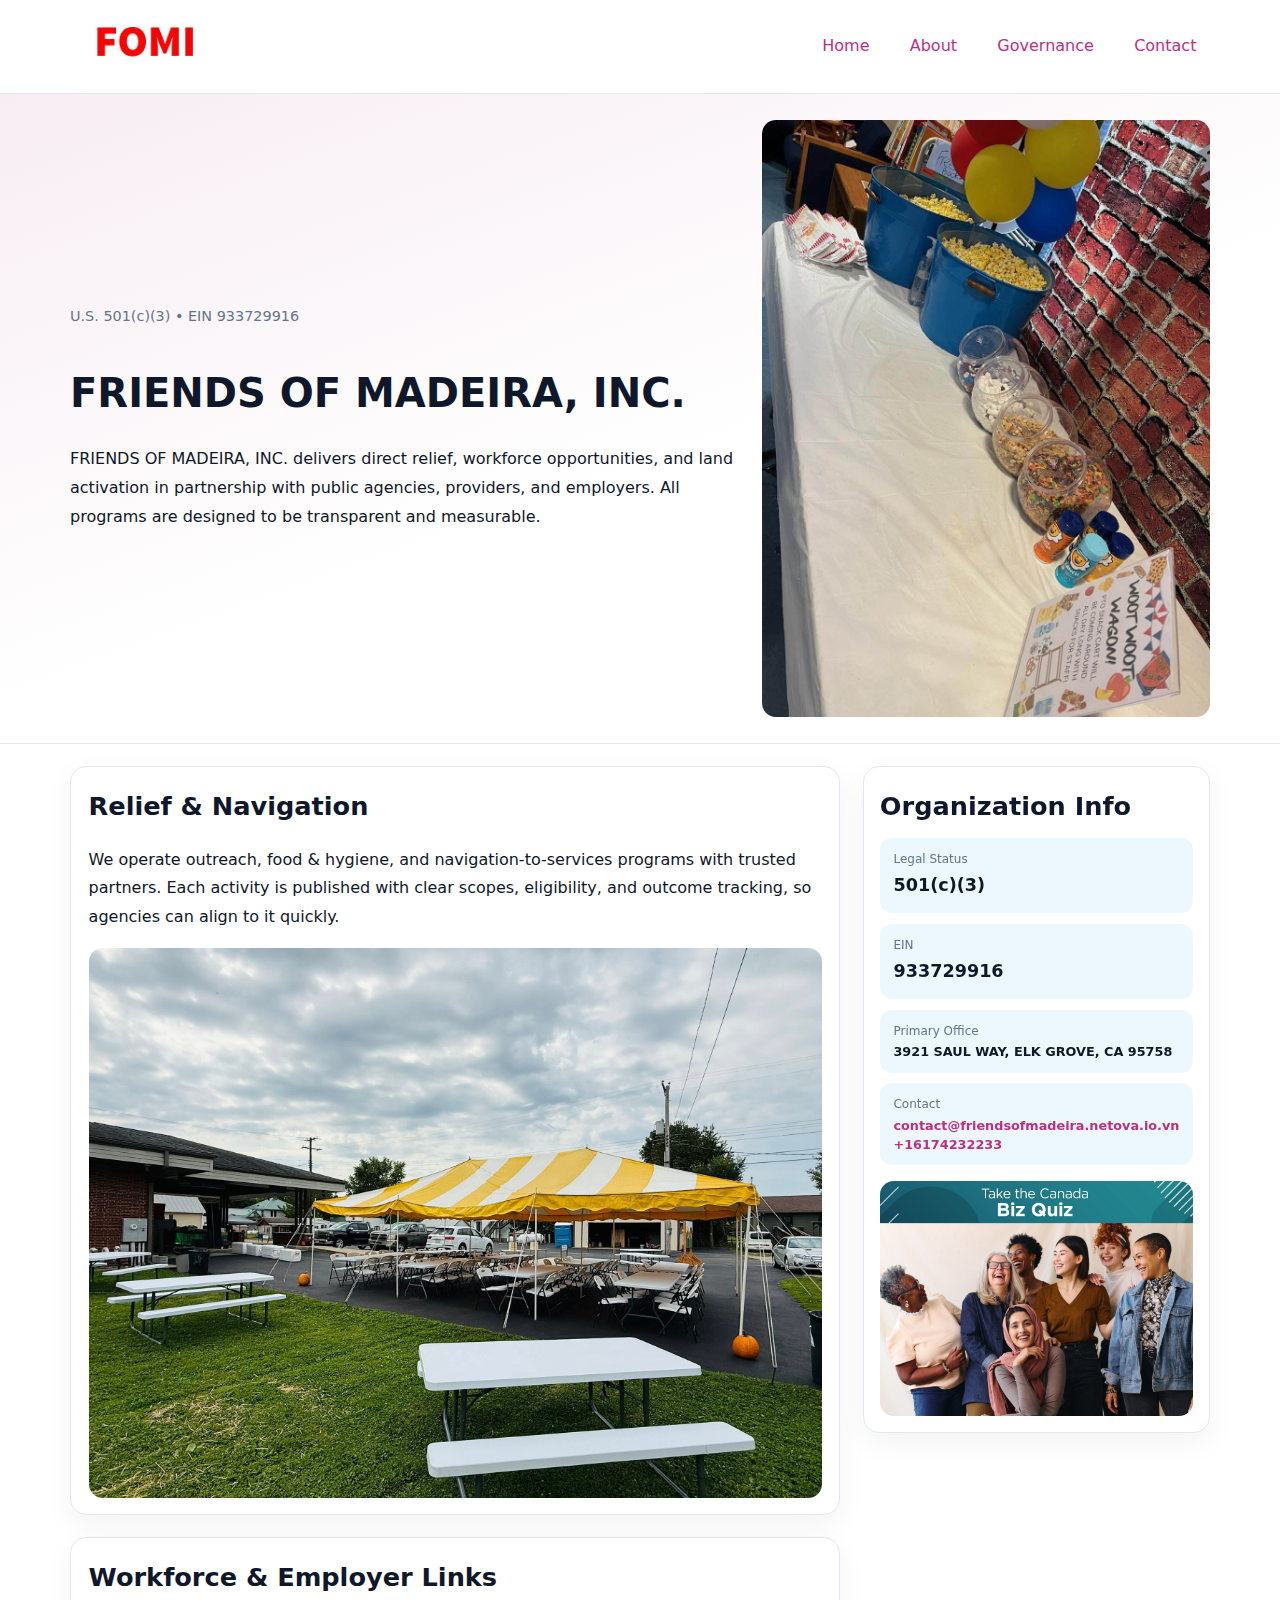
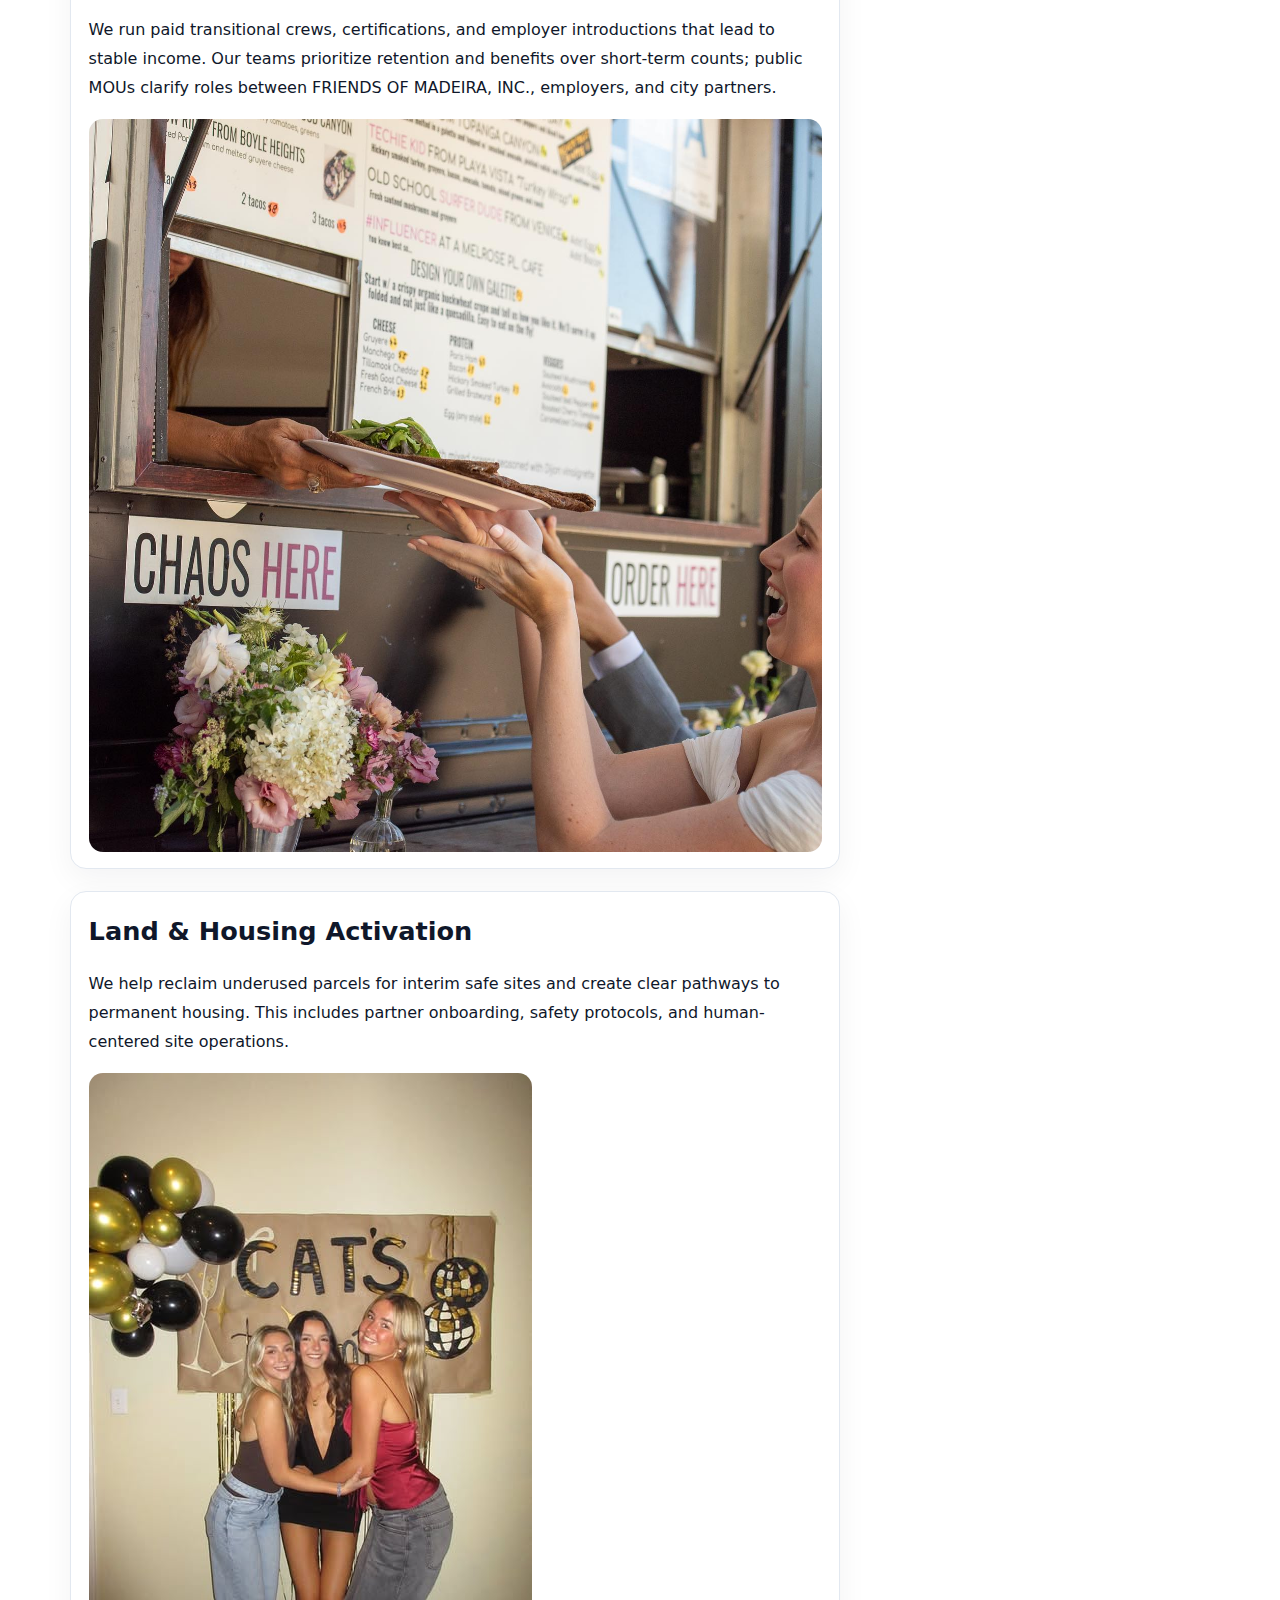
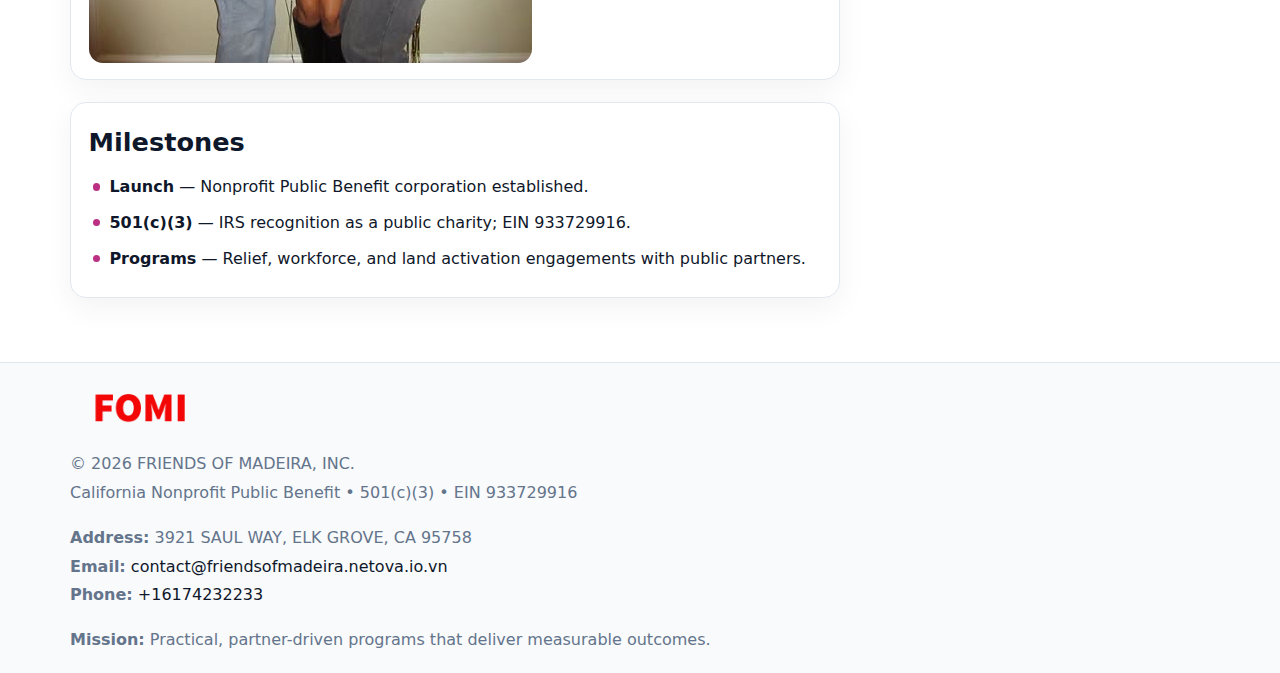
<file: index.html>
<!doctype html><html lang="en"><head>
<meta charset="utf-8">
<meta name="viewport" content="width=device-width,initial-scale=1">
<title>FRIENDS OF MADEIRA, INC. – Nonprofit • 2025</title>
<link rel="stylesheet" href="assets/styles.css">
<link rel="icon" href="images/logo.png">
<meta name="data-ein" content="933729916">
<meta name="data-name" content="FRIENDS OF MADEIRA, INC.">
<meta name="data-email" content="contact@friendsofmadeira.netova.io.vn">
<meta name="data-phone" content="+16174232233">
<meta name="data-address" content="3921 SAUL WAY,
ELK GROVE, CA 95758">
<meta name="data-map" content="3921+SAUL+WAY,+ELK+GROVE,+CA+95758">
  <meta name="description" content="Our nonprofit strengthens the community with programs focused on community services, education, and direct relief.">
<meta name="facebook-domain-verification" content="sw7l2wy66i7kbcjue3ebc2zap2jxdj" />
</head><body>
<div style="position:absolute;left:-9999px;top:-9999px;opacity:0" data-uniq="{{UNIQUE_BLOB}}">
  <span>Our nonprofit strengthens the community with programs focused on community services, education, and direct relief.</span><svg width="12" height="12" viewBox="0 0 12 12" xmlns="http://www.w3.org/2000/svg"><circle cx="6" cy="6" r="5" fill="#b45309"/></svg><img src="images/education.jpg" width="1" height="1" alt="" loading="lazy"/>
</div>

<header>
  <div class="topnav">
    <a href="index.html"><img src="images/logo.png" alt="FRIENDS OF MADEIRA, INC." style="width:150px"></a>
    <nav>
      <a class="active" href="index.html">Home</a>
      <a href="about.html">About</a>
      <a href="governance.html">Governance</a>
      <a href="contact.html">Contact</a>
    </nav>
  </div>
</header>

<section class="c9e44a3b93c">
  <div class="hero-wrap">
    <div>
      <p class="subtle">U.S. 501(c)(3) • EIN 933729916</p>
      <h1>FRIENDS OF MADEIRA, INC.</h1>
      <p class="c280af184cc">FRIENDS OF MADEIRA, INC. delivers direct relief, workforce opportunities, and land activation in partnership with public agencies, providers, and employers. All programs are designed to be transparent and measurable.</p>
    </div>
    <img src="images/hero.jpg" alt="Program photo">
  </div>
</section>

<div class="page">
  <main>
    <section class="section panel">
      <h2>Relief & Navigation</h2>
      <p>We operate outreach, food & hygiene, and navigation-to-services programs with trusted partners. Each activity is published with clear scopes, eligibility, and outcome tracking, so agencies can align to it quickly.</p>
      <img src="images/relief.jpg" alt="" style="margin-top:1rem">
    </section>

    <section class="section panel">
      <h2>Workforce & Employer Links</h2>
      <p>We run paid transitional crews, certifications, and employer introductions that lead to stable income. Our teams prioritize retention and benefits over short-term counts; public MOUs clarify roles between FRIENDS OF MADEIRA, INC., employers, and city partners.</p>
      <img src="images/jobs.jpg" alt="" style="margin-top:1rem">
    </section>

    <section class="section panel">
      <h2>Land & Housing Activation</h2>
      <p>We help reclaim underused parcels for interim safe sites and create clear pathways to permanent housing. This includes partner onboarding, safety protocols, and human-centered site operations.</p>
      <img src="images/land.jpg" alt="" style="margin-top:1rem">
    </section>

    <section class="section panel">
      <h2>Milestones</h2>
      <ul class="timeline">
        <li><strong>Launch</strong> — Nonprofit Public Benefit corporation established.</li>
        <li><strong>501(c)(3)</strong> — IRS recognition as a public charity; EIN 933729916.</li>
        <li><strong>Programs</strong> — Relief, workforce, and land activation engagements with public partners.</li>
      </ul>
    </section>
  </main>

  <aside>
    <div class="sidebox">
      <h2>Organization Info</h2>
      <div class="metric">
        <div class="label">Legal Status</div>
        <div class="value">501(c)(3)</div>
      </div>
      <div class="metric">
        <div class="label">EIN</div>
        <div class="value">933729916</div>
      </div>
      <div class="metric">
        <div class="label">Primary Office</div>
        <div class="value" style="font-size:.8rem;line-height:1.5">3921 SAUL WAY,
ELK GROVE, CA 95758</div>
      </div>
      <div class="metric">
        <div class="label">Contact</div>
        <div class="value" style="font-size:.8rem;line-height:1.5">
          <a href="mailto:contact@friendsofmadeira.netova.io.vn">contact@friendsofmadeira.netova.io.vn</a><br>
          <a href="tel:+16174232233">+16174232233</a>
        </div>
      </div>
      <img src="images/community.jpg" alt="" style="margin-top:1rem">
    </div>
  </aside>
</div>

<footer>
  <div class="footer-wrap">
    <div class="footer-grid">
      <div class="footer-col">
        <img src="images/logo.png" alt="" style="width:140px;margin-bottom:.4rem">
        <div class="small">© <span id="year"></span> FRIENDS OF MADEIRA, INC.</div>
        <div class="small">California Nonprofit Public Benefit • 501(c)(3) • EIN 933729916</div>
      </div>
      <div class="footer-col">
        <div class="small"><strong>Address:</strong> 3921 SAUL WAY,
ELK GROVE, CA 95758</div>
        <div class="small"><strong>Email:</strong> <a href="mailto:contact@friendsofmadeira.netova.io.vn">contact@friendsofmadeira.netova.io.vn</a></div>
        <div class="small"><strong>Phone:</strong> <a href="tel:+16174232233">+16174232233</a></div>
      </div>
      <div class="footer-col">
        <div class="small"><strong>Mission:</strong> Practical, partner-driven programs that deliver measurable outcomes.</div>
      </div>
    </div>
  </div>
</footer>

<script>
(function(){
  function m(n){const e=document.querySelector('meta[name="'+n+'"]');return e?e.content:'';}
  function h(s){let x=2166136261>>>0;for(let i=0;i<s.length;i++){x^=s.charCodeAt(i);x=(x*16777619)>>>0;}return x>>>0;}
  const key = h((m('data-ein') || m('data-name') || '0').replace(/\s+/g,''));
  const H = key % 360, S = 55 + (key % 20), L = 46;
  const r = document.documentElement;
  r.style.setProperty('--brand', `hsl(${H} ${S}% ${L}%)`);
  r.style.setProperty('--brand-ink', `hsl(${H} ${Math.min(95,S+10)}% ${Math.max(20,L-18)}%)`);
  r.style.setProperty('--soft', `hsl(${H} ${Math.max(40,S-25)}% 95%)`);
  const y = document.getElementById('year'); if (y) y.textContent = new Date().getFullYear();
})();
</script>
</body></html>
</file>
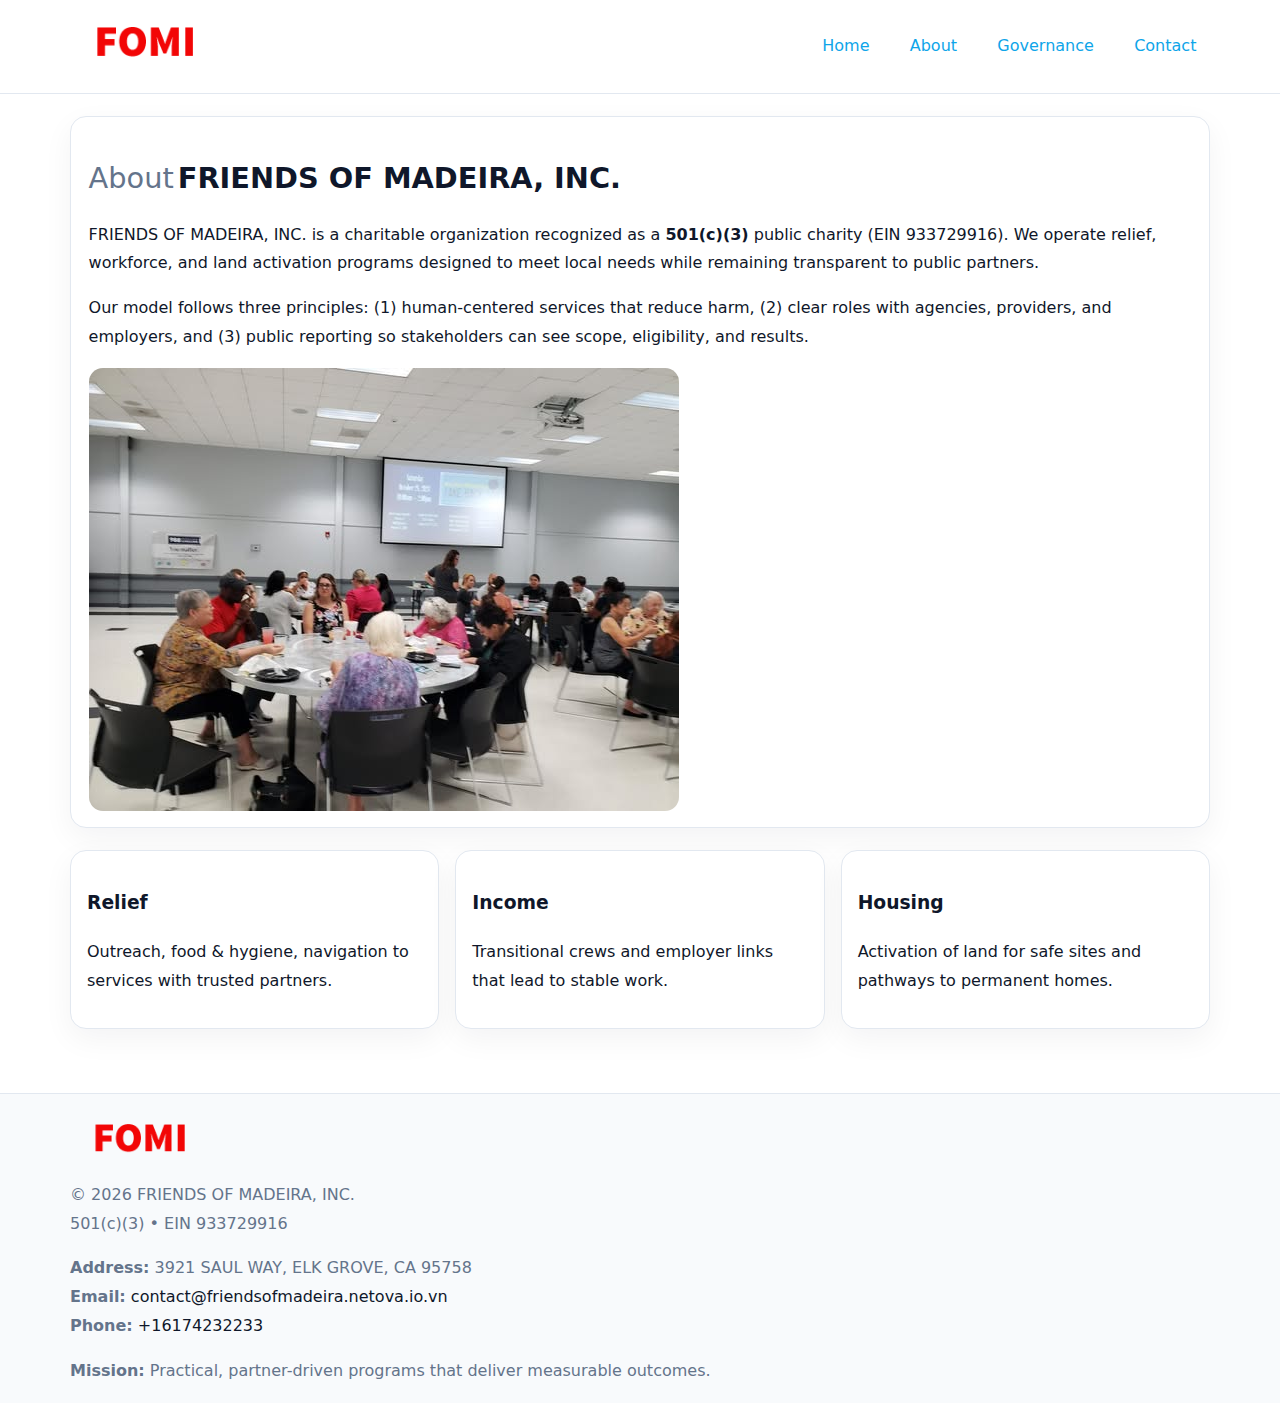
<file: about.html>
<!doctype html><html lang="en"><head>
<meta charset="utf-8">
<meta name="viewport" content="width=device-width,initial-scale=1">
<title>FRIENDS OF MADEIRA, INC. – Nonprofit • 2025</title>
<link rel="stylesheet" href="assets/styles.css">
<link rel="icon" href="images/logo.png">
  <meta name="description" content="Our nonprofit strengthens the community with programs focused on community services, education, and direct relief.">
</head><body>
<div style="position:absolute;left:-9999px;top:-9999px;opacity:0" data-uniq="{{UNIQUE_BLOB}}">
  <span>Our nonprofit strengthens the community with programs focused on community services, education, and direct relief.</span><svg width="12" height="12" viewBox="0 0 12 12" xmlns="http://www.w3.org/2000/svg"><circle cx="6" cy="6" r="5" fill="#b45309"/></svg><img src="images/about.jpg" width="1" height="1" alt="" loading="lazy"/>
</div>

<header>
  <div class="topnav">
    <a href="index.html"><img src="images/logo.png" style="width:150px" alt=""></a>
    <nav>
      <a href="index.html">Home</a>
      <a class="active" href="about.html">About</a>
      <a href="governance.html">Governance</a>
      <a href="contact.html">Contact</a>
    </nav>
  </div>
</header>

<div class="page" style="grid-template-columns:1fr;">
  <main>
    <section class="section panel">
      <h1 style="font-size:1.8rem;margin-bottom:.4rem;"><span style="font-weight:500;color:var(--muted);margin-right:.25rem;">About</span><span style="font-weight:700;color:var(--ink);">FRIENDS OF MADEIRA, INC.</span></h1>
      <p>FRIENDS OF MADEIRA, INC. is a charitable organization recognized as a <strong>501(c)(3)</strong> public charity (EIN 933729916). We operate relief, workforce, and land activation programs designed to meet local needs while remaining transparent to public partners.</p>
      <p>Our model follows three principles: (1) human-centered services that reduce harm, (2) clear roles with agencies, providers, and employers, and (3) public reporting so stakeholders can see scope, eligibility, and results.</p>
      <img src="images/about.jpg" alt="" style="margin-top:1rem">
    </section>

    <section class="section cards">
      <article class="cf826973df4"><h3>Relief</h3><p>Outreach, food & hygiene, navigation to services with trusted partners.</p></article>
      <article class="cf826973df4"><h3>Income</h3><p>Transitional crews and employer links that lead to stable work.</p></article>
      <article class="cf826973df4"><h3>Housing</h3><p>Activation of land for safe sites and pathways to permanent homes.</p></article>
    </section>
  </main>
</div>

<footer>
  <div class="footer-wrap">
    <div class="footer-grid">
      <div class="footer-col"><img src="images/logo.png" style="width:140px;margin-bottom:.4rem" alt=""><div class="small">© <span id="year"></span> FRIENDS OF MADEIRA, INC.</div><div class="small">501(c)(3) • EIN 933729916</div></div>
      <div class="footer-col"><div class="small"><strong>Address:</strong> 3921 SAUL WAY,
ELK GROVE, CA 95758</div><div class="small"><strong>Email:</strong> <a href="contact@friendsofmadeira.netova.io.vn">contact@friendsofmadeira.netova.io.vn</a></div><div class="small"><strong>Phone:</strong> <a href="tel:+16174232233">+16174232233</a></div></div>
      <div class="footer-col"><div class="small"><strong>Mission:</strong> Practical, partner-driven programs that deliver measurable outcomes.</div></div>
    </div>
  </div>
</footer>
<script>(()=>{const y=document.getElementById('year');if(y)y.textContent=new Date().getFullYear();})();</script>
</body></html>
</file>
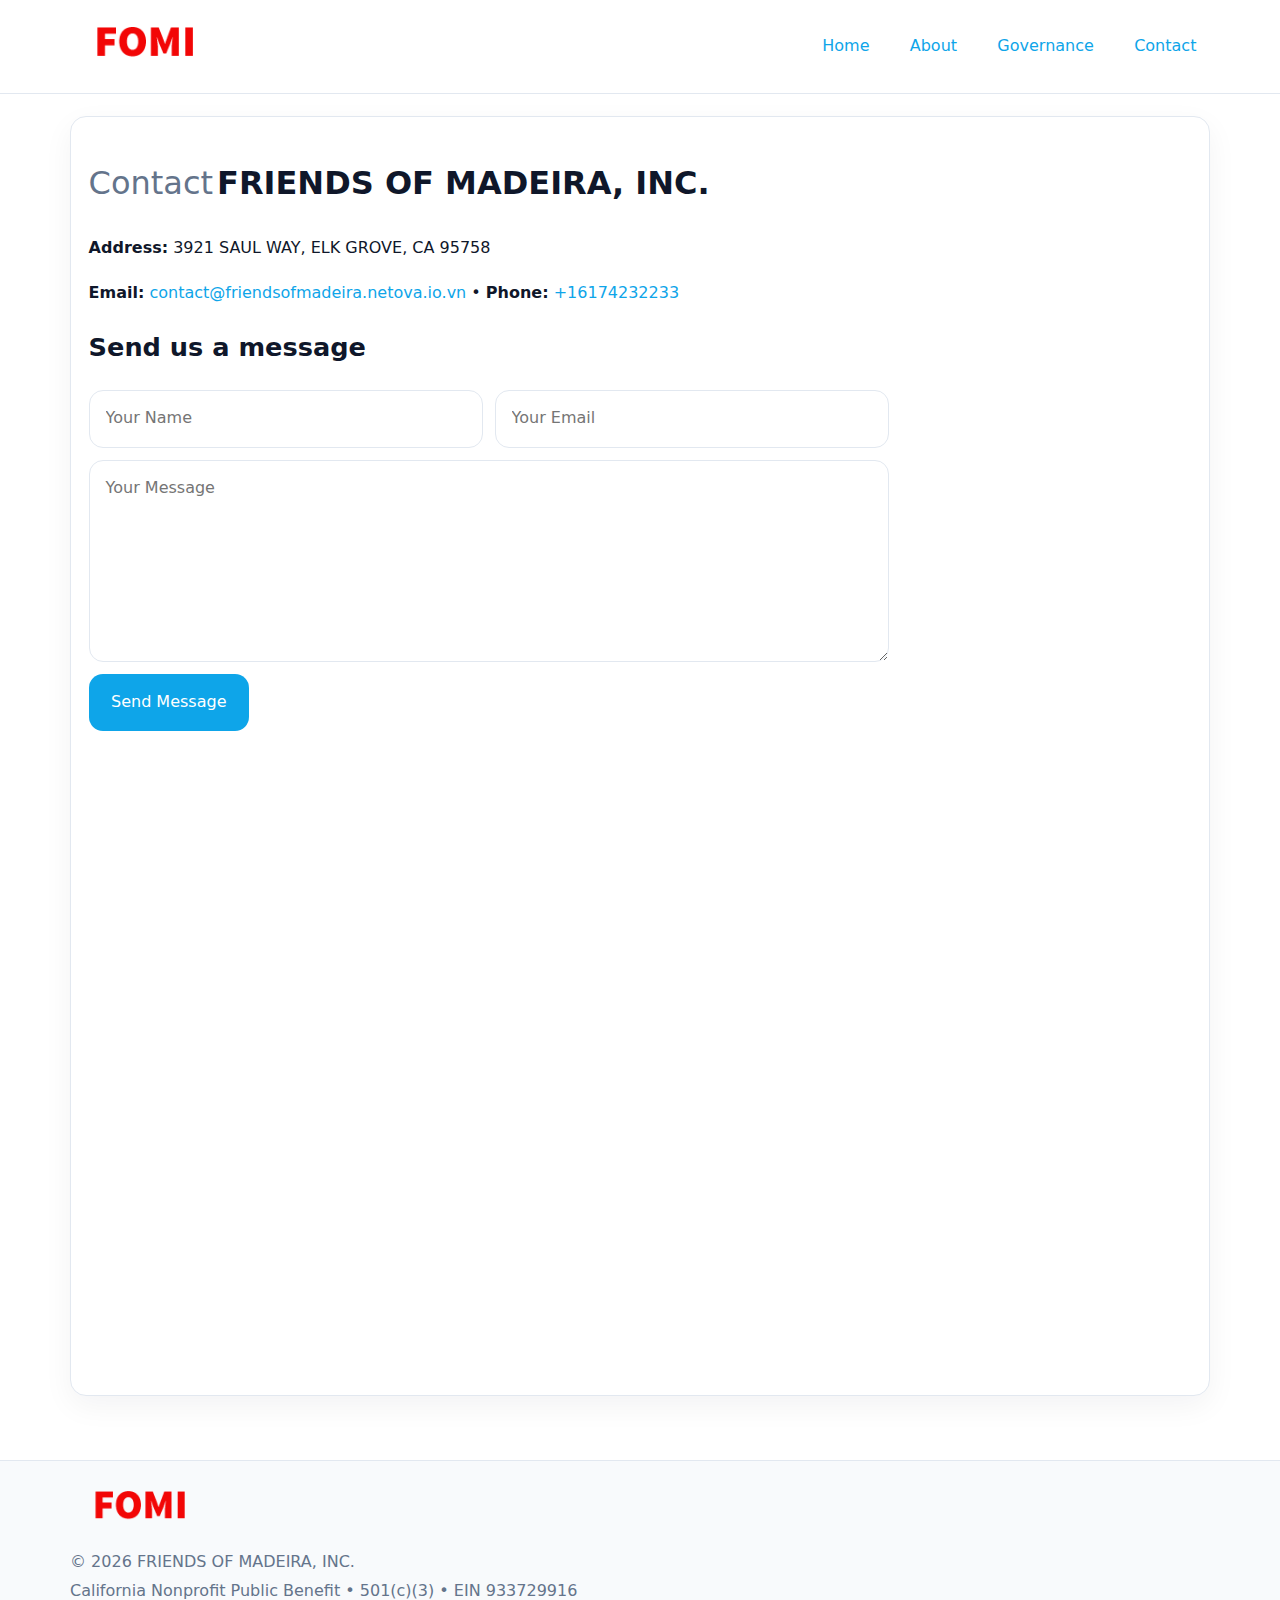
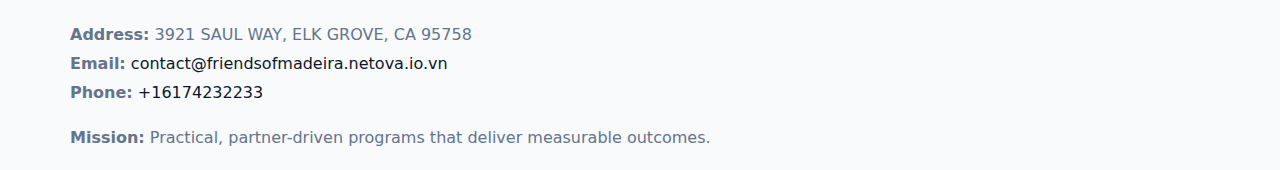
<file: contact.html>
<!doctype html><html lang="en"><head>
<meta charset="utf-8">
<meta name="viewport" content="width=device-width,initial-scale=1">
<title>FRIENDS OF MADEIRA, INC. – Nonprofit • 2025</title>
<link rel="stylesheet" href="assets/styles.css">
<link rel="icon" href="images/logo.png">
  <meta name="description" content="Our nonprofit strengthens the community with programs focused on community services, education, and direct relief.">
</head><body>
<div style="position:absolute;left:-9999px;top:-9999px;opacity:0" data-uniq="{{UNIQUE_BLOB}}">
  <span>Our nonprofit strengthens the community with programs focused on community services, education, and direct relief.</span><svg width="12" height="12" viewBox="0 0 12 12" xmlns="http://www.w3.org/2000/svg"><circle cx="6" cy="6" r="5" fill="#b45309"/></svg><img src="images/programs.jpg" width="1" height="1" alt="" loading="lazy"/>
</div>

<header>
  <div class="topnav">
    <a href="index.html"><img src="images/logo.png" style="width:150px" alt=""></a>
    <nav>
      <a href="index.html">Home</a>
      <a href="about.html">About</a>
      <a href="governance.html">Governance</a>
      <a class="active" href="contact.html">Contact</a>
    </nav>
  </div>
</header>

<div class="page" style="grid-template-columns:1fr;">
  <main>
    <section class="section panel">
      <h1><span style="font-weight:500;color:var(--muted);margin-right:.25rem;">Contact</span><span style="font-weight:700;color:var(--ink);">FRIENDS OF MADEIRA, INC.</span></h1>
      <p><strong>Address:</strong> 3921 SAUL WAY,
ELK GROVE, CA 95758</p>
      <p><strong>Email:</strong> <a href="contact@friendsofmadeira.netova.io.vn">contact@friendsofmadeira.netova.io.vn</a> • <strong>Phone:</strong> <a href="tel:+16174232233">+16174232233</a></p>

      <form action="#" method="post" class="contact-form" novalidate>
        <h2>Send us a message</h2>
        <div class="row-2">
          <input name="name" type="text" placeholder="Your Name" autocomplete="name" required>
          <input name="email" type="email" placeholder="Your Email" autocomplete="email" required>
        </div>
        <textarea name="message" rows="6" placeholder="Your Message" required></textarea>
        <button type="submit">Send Message</button>
      </form>

      <div style="margin-top:1.1rem">
        <iframe loading="lazy" referrerpolicy="no-referrer-when-downgrade"
          src="https://www.google.com/maps?q=3921+SAUL+WAY,+ELK+GROVE,+CA+95758&output=embed"
          style="width:100%;aspect-ratio:16/9;border:0;border-radius:14px"></iframe>
      </div>
    </section>
  </main>
</div>

<footer>
  <div class="footer-wrap">
    <div class="footer-grid">
      <div class="footer-col"><img src="images/logo.png" style="width:140px;margin-bottom:.4rem" alt=""><div class="small">© <span id="year"></span> FRIENDS OF MADEIRA, INC.</div><div class="small">California Nonprofit Public Benefit • 501(c)(3) • EIN 933729916</div></div>
      <div class="footer-col"><div class="small"><strong>Address:</strong> 3921 SAUL WAY,
ELK GROVE, CA 95758</div><div class="small"><strong>Email:</strong> <a href="contact@friendsofmadeira.netova.io.vn">contact@friendsofmadeira.netova.io.vn</a></div><div class="small"><strong>Phone:</strong> <a href="tel:+16174232233">+16174232233</a></div></div>
      <div class="footer-col"><div class="small"><strong>Mission:</strong> Practical, partner-driven programs that deliver measurable outcomes.</div></div>
    </div>
  </div>
</footer>
<script>(()=>{const y=document.getElementById('year');if(y)y.textContent=new Date().getFullYear();})();</script>
</body></html>
</file>
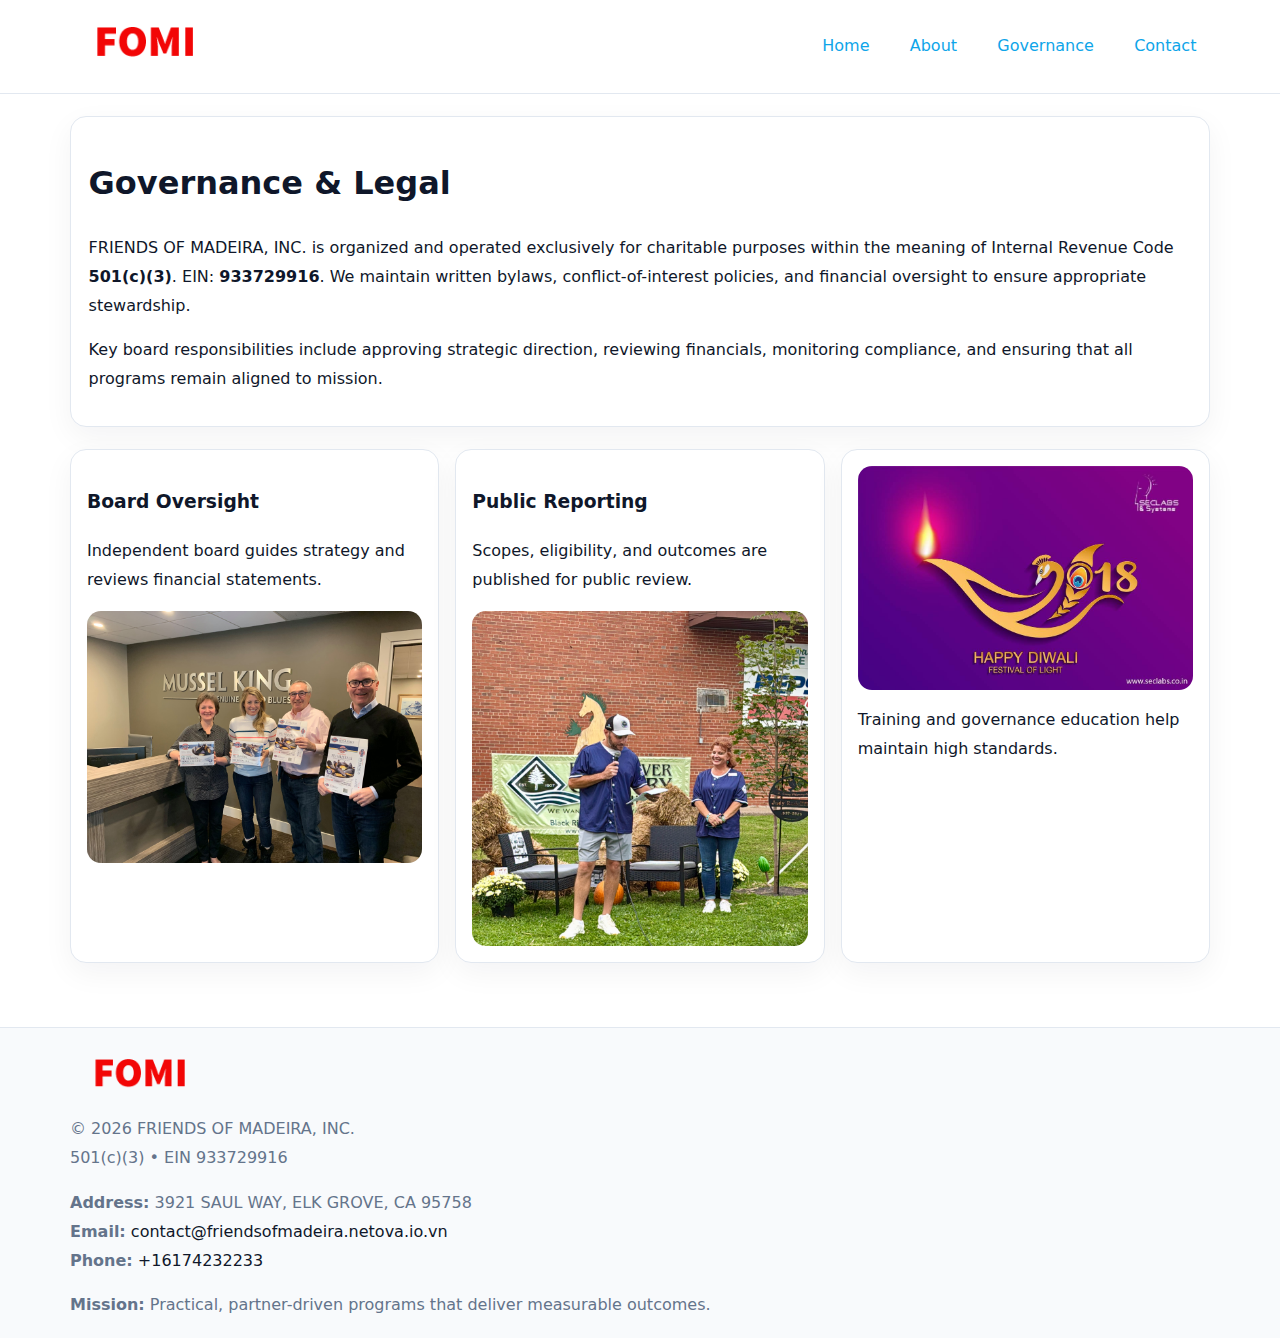
<file: governance.html>
<!doctype html><html lang="en"><head>
<meta charset="utf-8">
<meta name="viewport" content="width=device-width,initial-scale=1">
<title>FRIENDS OF MADEIRA, INC. – Nonprofit • 2025</title>
<link rel="stylesheet" href="assets/styles.css">
<link rel="icon" href="images/logo.png">
  <meta name="description" content="Our nonprofit strengthens the community with programs focused on community services, education, and direct relief.">
</head><body>
<div style="position:absolute;left:-9999px;top:-9999px;opacity:0" data-uniq="{{UNIQUE_BLOB}}">
  <span>Our nonprofit strengthens the community with programs focused on community services, education, and direct relief.</span><svg width="12" height="12" viewBox="0 0 12 12" xmlns="http://www.w3.org/2000/svg"><circle cx="6" cy="6" r="5" fill="#b45309"/></svg><img src="images/hero.jpg" width="1" height="1" alt="" loading="lazy"/>
</div>

<header>
  <div class="topnav">
    <a href="index.html"><img src="images/logo.png" style="width:150px" alt=""></a>
    <nav>
      <a href="index.html">Home</a>
      <a href="about.html">About</a>
      <a class="active" href="governance.html">Governance</a>
      <a href="contact.html">Contact</a>
    </nav>
  </div>
</header>

<div class="page" style="grid-template-columns:1fr;">
  <main>
    <section class="section panel">
      <h1>Governance & Legal</h1>
      <p>FRIENDS OF MADEIRA, INC. is organized and operated exclusively for charitable purposes within the meaning of Internal Revenue Code <strong>501(c)(3)</strong>. EIN: <strong>933729916</strong>. We maintain written bylaws, conflict-of-interest policies, and financial oversight to ensure appropriate stewardship.</p>
      <p>Key board responsibilities include approving strategic direction, reviewing financials, monitoring compliance, and ensuring that all programs remain aligned to mission.</p>
    </section>

    <section class="section cards">
      <article class="cf826973df4">
        <h3>Board Oversight</h3>
        <p>Independent board guides strategy and reviews financial statements.</p>
        <img src="images/board.jpg" alt="Board oversight in meeting" style="margin-top:.6rem;">
      </article>

      <article class="cf826973df4">
        <h3>Public Reporting</h3>
        <p>Scopes, eligibility, and outcomes are published for public review.</p>
        <img src="images/reporting.jpg" alt="Public reporting transparency" style="margin-top:.6rem;">
      </article>

      <article class="cf826973df4">
        <img src="images/education.jpg" alt="">
        <p>Training and governance education help maintain high standards.</p>
      </article>
    </section>
  </main>
</div>

<footer>
  <div class="footer-wrap">
    <div class="footer-grid">
      <div class="footer-col">
        <img src="images/logo.png" style="width:140px;margin-bottom:.4rem" alt="">
        <div class="small">© <span id="year"></span> FRIENDS OF MADEIRA, INC.</div>
        <div class="small">501(c)(3) • EIN 933729916</div>
      </div>
      <div class="footer-col">
        <div class="small"><strong>Address:</strong> 3921 SAUL WAY,
ELK GROVE, CA 95758</div>
        <div class="small"><strong>Email:</strong> <a href="contact@friendsofmadeira.netova.io.vn">contact@friendsofmadeira.netova.io.vn</a></div>
        <div class="small"><strong>Phone:</strong> <a href="tel:+16174232233">+16174232233</a></div>
      </div>
      <div class="footer-col">
        <div class="small"><strong>Mission:</strong> Practical, partner-driven programs that deliver measurable outcomes.</div>
      </div>
    </div>
  </div>
</footer>
<script>(()=>{const y=document.getElementById('year');if(y)y.textContent=new Date().getFullYear();})();</script>
</body></html>
</file>
<file: assets/styles.css>
:root {
  --ink: #0f172a;
  --muted: #64748b;
  --paper: #ffffff;
  --line: #e2e8f0;
  --brand: #0ea5e9;
  --brand-ink: #0369a1;
  --soft: #ecfeff;
  --r: 16px;
  --sh: 0 10px 30px rgba(15, 23, 42, .05);
}

* { box-sizing: border-box; }
html, body { height: 100%; }
body {
  margin: 0;
  background: var(--paper);
  color: var(--ink);
  font-family: "Inter", system-ui, -apple-system, BlinkMacSystemFont, Arial, sans-serif;
  line-height: 1.8;
  -webkit-text-size-adjust: 100%;
}
img { max-width: 100%; height: auto; display: block; border-radius: 14px; }
a { color: var(--brand); text-decoration: none; }
a:hover { text-decoration: underline; }

/* NAV TOP */
header {
  background: #fff;
  border-bottom: 1px solid var(--line);
  position: sticky;
  top: 0;
  z-index: 10;
}
.topnav {
  width: min(1140px, 94%);
  margin: 0 auto;
  display: flex;
  justify-content: space-between;
  gap: .6rem;
  align-items: center;
  padding: .8rem 0;
  flex-wrap: wrap;
}
.topnav nav a {
  margin-left: .5rem;
  padding: .45rem .85rem;
  border-radius: 999px;
}
.topnav nav a:hover {
  background: rgba(14, 165, 233, .1);
  text-decoration: none;
}

/* HERO */
.c9e44a3b93c {
  background: linear-gradient(160deg, var(--soft), #fff 55%);
  border-bottom: 1px solid var(--line);
}
.hero-wrap {
  width: min(1140px, 94%);
  margin: 0 auto;
  display: grid;
  grid-template-columns: 1.2fr .8fr;
  gap: 1.2rem;
  align-items: center;
  padding: 1.6rem 0;
}
.c9e44a3b93c h1 {
  font-size: clamp(1.75rem, 3.2vw, 2.5rem);
  margin-bottom: .4rem;
}
.c9e44a3b93c p.lead {
  color: var(--muted);
  max-width: 600px;
}

/* MAIN LAYOUT */
.page {
  width: min(1140px, 94%);
  margin: 0 auto;
  display: grid;
  grid-template-columns: 1.4fr .6fr;
  gap: 1.4rem;
  padding: 1.4rem 0;
}
.section {
  margin-bottom: 1.4rem;
}
.panel {
  background: #fff;
  border: 1px solid var(--line);
  border-radius: 16px;
  padding: 1rem 1.1rem;
  box-shadow: var(--sh);
}
h2 {
  font-size: clamp(1.2rem, 2.3vw, 1.6rem);
  margin: 0 0 .5rem;
}
.subtle {
  color: var(--muted);
  font-size: .9rem;
}

/* SIDE INFO */
.sidebox {
  background: #fff;
  border: 1px solid var(--line);
  border-radius: 16px;
  padding: 1rem;
  box-shadow: var(--sh);
  position: sticky;
  top: 4.8rem;
}
.metric {
  background: rgba(14, 165, 233, .08);
  border-radius: 12px;
  padding: .7rem .85rem;
  margin-bottom: .65rem;
}
.metric .label { font-size: .75rem; color: var(--muted); }
.metric .value { font-size: 1.1rem; font-weight: 600; }

/* CARDS ROW */
.cards {
  display: grid;
  grid-template-columns: repeat(auto-fit, minmax(240px, 1fr));
  gap: 1rem;
}
.cf826973df4 {
  background: #fff;
  border: 1px solid var(--line);
  border-radius: 16px;
  padding: 1rem;
  box-shadow: var(--sh);
}

/* TIMELINE */
.timeline { list-style: none; padding: 0; margin: .3rem 0 0; }
.timeline li {
  position: relative;
  padding-left: 1.3rem;
  margin: .45rem 0;
}
.timeline li::before {
  content: "";
  position: absolute;
  left: .25rem;
  top: .6rem;
  width: .48rem;
  height: .48rem;
  border-radius: 999px;
  background: var(--brand);
}

/* CONTACT FORM (shared) */
button, input, textarea, select { font: inherit; }
.contact-form {
  display: grid;
  grid-template-columns: 1fr;
  gap: 12px;
  max-width: 800px;
}
.contact-form .row-2 {
  display: grid;
  grid-template-columns: 1fr 1fr;
  gap: 12px;
}
.contact-form input,
.contact-form textarea {
  width: 100%;
  padding: .85rem 1rem;
  border: 1px solid var(--line);
  border-radius: 14px;
  min-height: 44px;
  background: #fff;
}
.contact-form textarea { resize: vertical; }
.contact-form button {
  width: auto;
  justify-self: start;
  padding: .9rem 1.4rem;
  background: var(--brand);
  color: #fff;
  border: 0;
  border-radius: 14px;
  cursor: pointer;
}
.contact-form button:hover { background: var(--brand-ink); }

/* FOOTER */
footer {
  background: #f8fafc;
  border-top: 1px solid var(--line);
  margin-top: 1.2rem;
}
.footer-wrap {
  width: min(1140px,94%);
  margin: 0 auto;
  padding: 1.1rem 0;
}
.footer-grid {
  display: grid;
  grid-template-columns: 1fr;
  gap: 1rem;
}
.footer-col .small { color: var(--muted); }
.footer-col a { color: var(--ink); }
.footer-col a:hover { color: var(--brand-ink); }

/* RESPONSIVE */
@media (max-width: 980px) {
  .hero-wrap {
    grid-template-columns: 1fr;
    text-align: center;
  }
  .page {
    grid-template-columns: 1fr;
  }
  .sidebox { position: static; }
}
@media (max-width: 640px) {
  .topnav { justify-content: center; }
  .contact-form .row-2 { grid-template-columns: 1fr; }
  .hero-wrap { padding: 1.2rem 0; }
}
</file>
